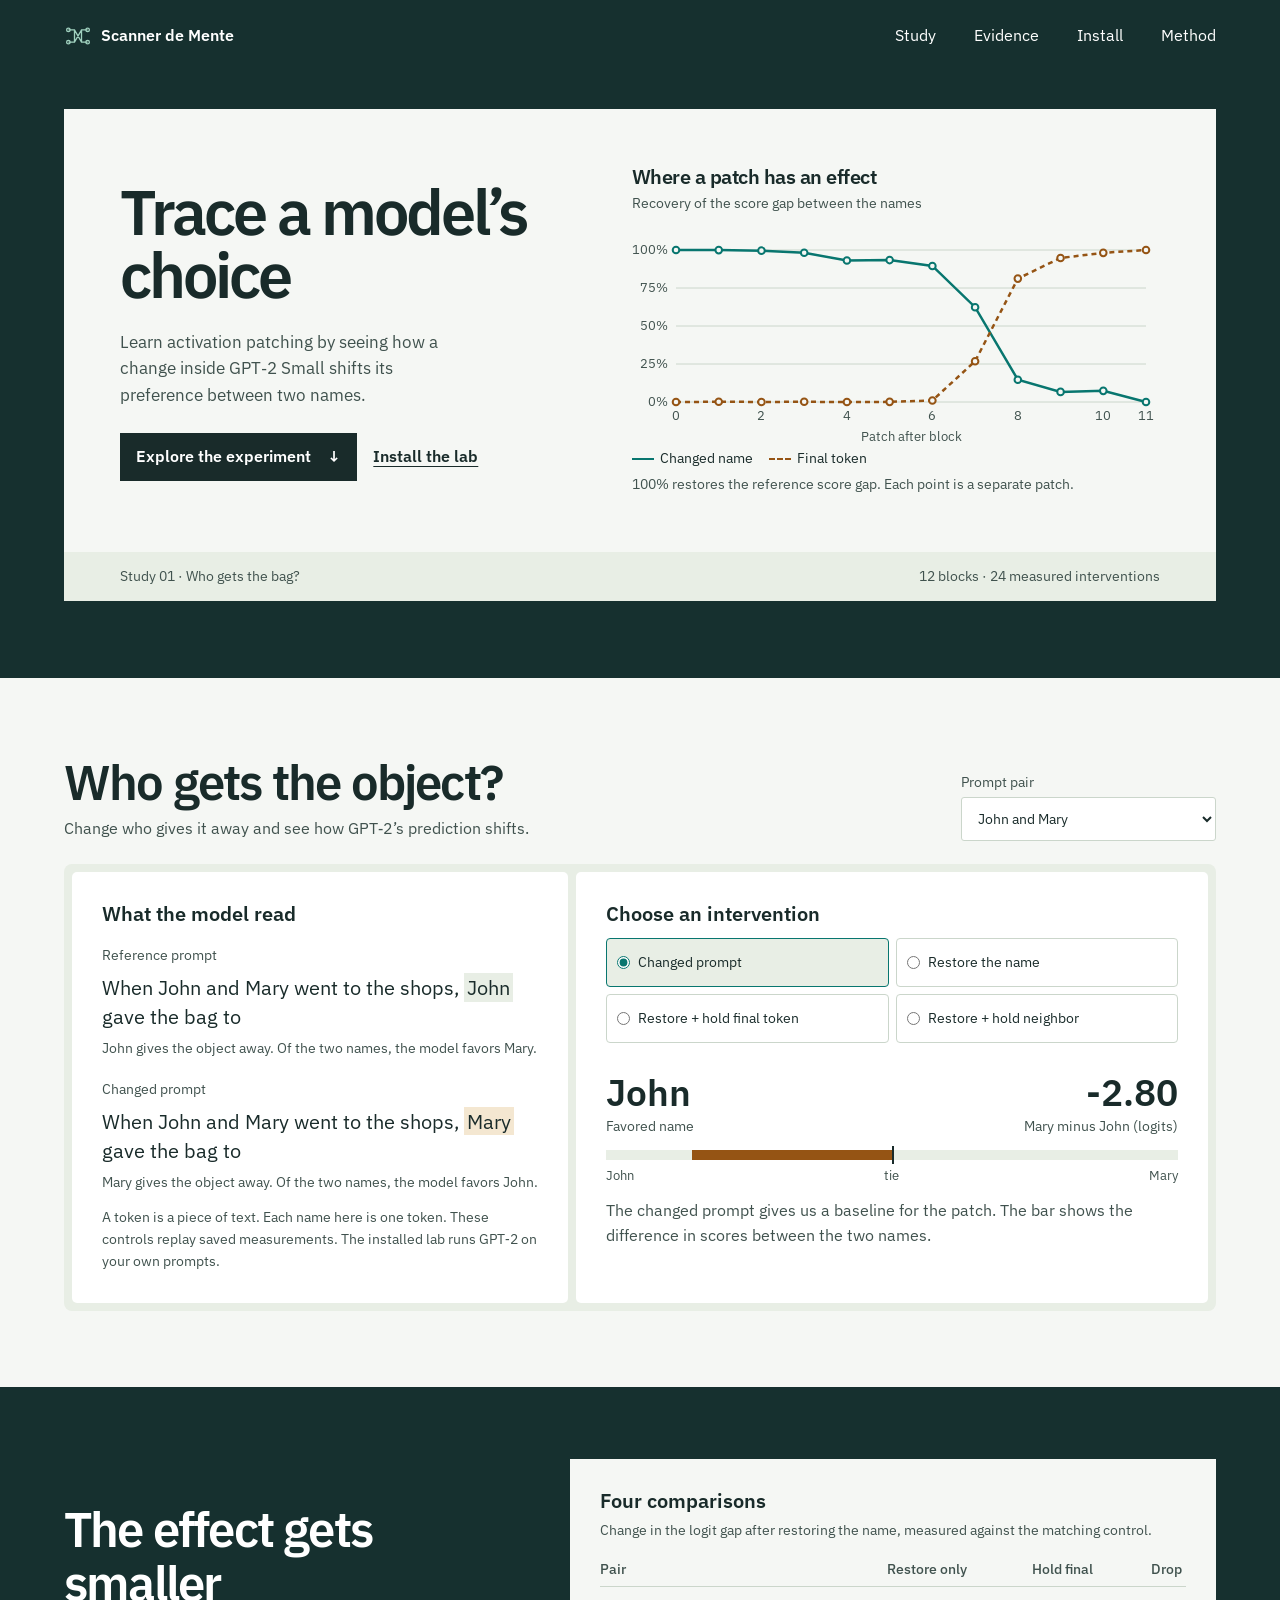
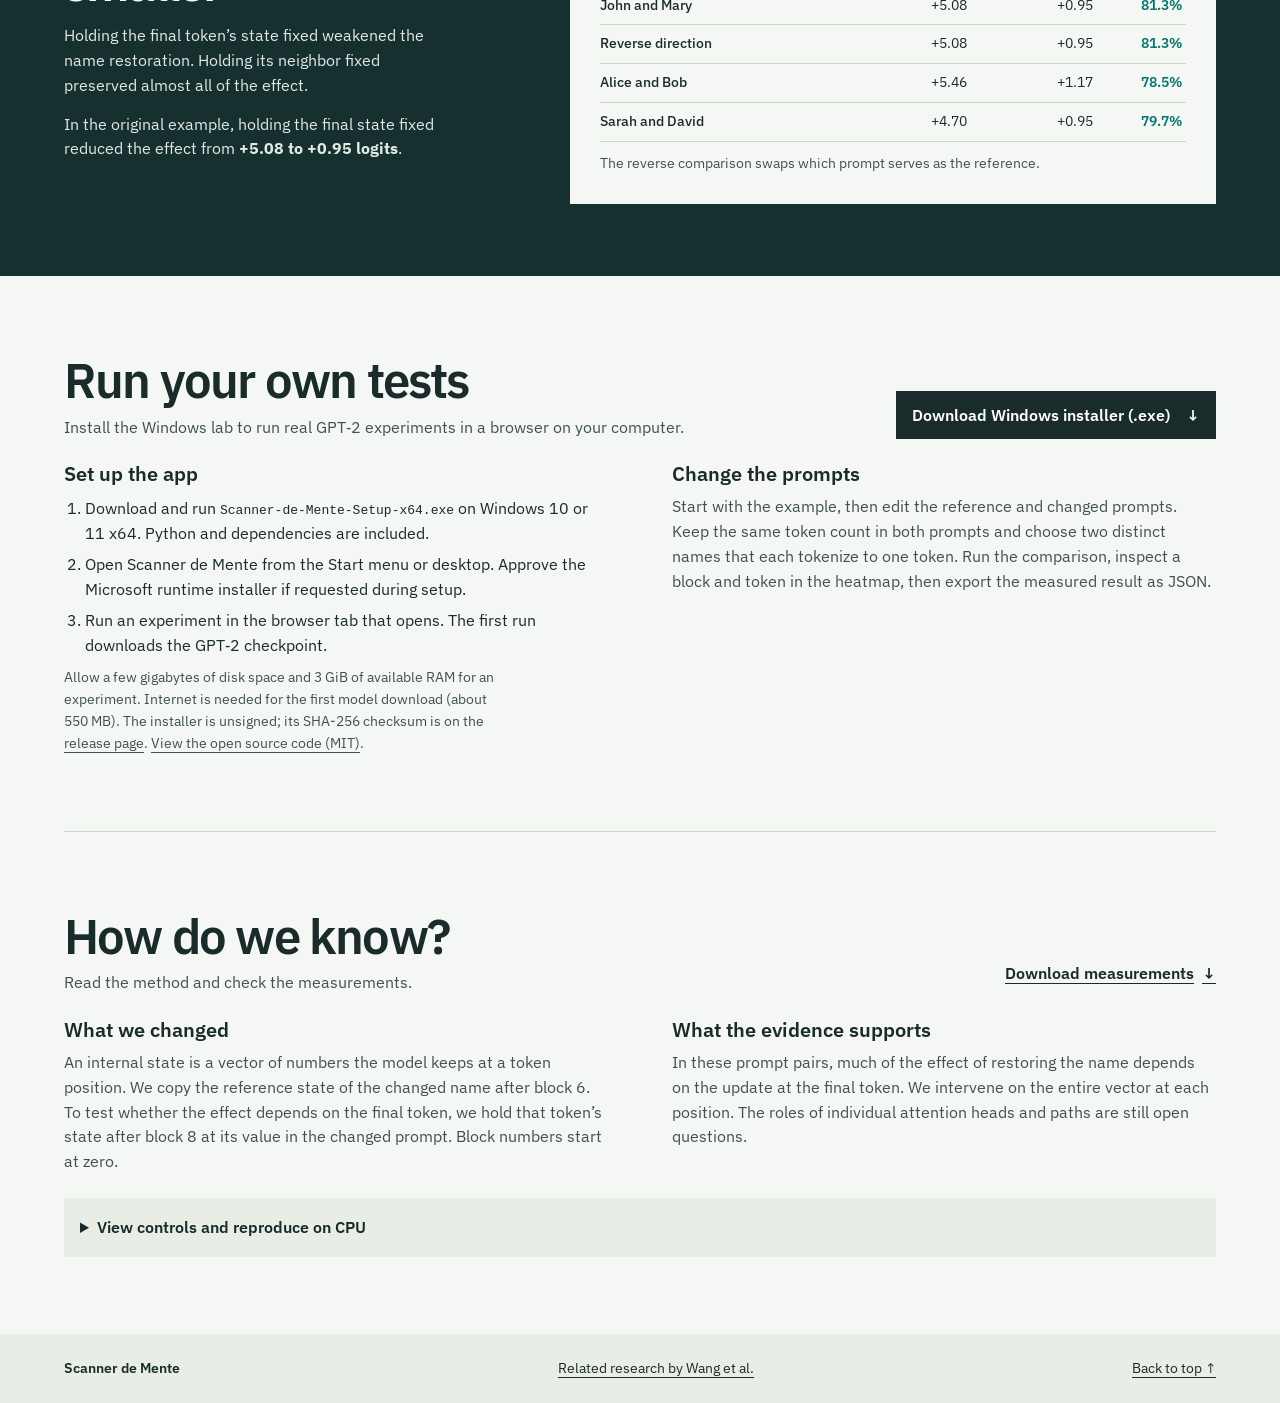
<file: site/index.html>
<!doctype html>
<html lang="en">
<head>
  <meta charset="utf-8">
  <meta name="viewport" content="width=device-width, initial-scale=1">
  <meta name="theme-color" content="#16302f">
  <meta name="description" content="Learn activation patching with a measured GPT-2 Small experiment. Install the local lab to run your own prompt pairs and export the results.">
  <title>Scanner de Mente | GPT-2 Activation Patching Lab</title>
  <link rel="icon" href="./favicon.svg" type="image/svg+xml">
  <link rel="stylesheet" href="./style.css">
  <script type="module" src="./app.js"></script>
</head>
<body id="inicio">
  <a class="skip" href="#experimento">Skip to the experiment</a>
  <header class="masthead">
    <div class="shell masthead-inner">
      <a href="#inicio" class="brand">
        <svg width="28" height="28" viewBox="0 0 32 32" fill="none" stroke="currentColor" stroke-width="1.5" aria-hidden="true"><path d="M5 9h7l8 14h7M5 23h7l8-14h7M12 9v14m8-14v14"/><circle cx="5" cy="9" r="2"/><circle cx="5" cy="23" r="2"/><circle cx="27" cy="9" r="2"/><circle cx="27" cy="23" r="2"/></svg>
        Scanner de Mente
      </a>
      <nav aria-label="Study sections"><a href="#experimento">Study</a><a href="#evidencias">Evidence</a><a href="#install">Install</a><a href="#metodo">Method</a></nav>
    </div>
  </header>
  <main>
    <section class="hero" aria-labelledby="titulo">
      <div class="shell hero-sheet">
        <div class="hero-copy">
          <h1 id="titulo">Trace a model’s<br>choice</h1>
          <p>Learn activation patching by seeing how a change inside GPT‑2 Small shifts its preference between two names.</p>
          <div class="hero-actions"><a class="action" href="#experimento">Explore the experiment <span aria-hidden="true">↓</span></a><a href="#install">Install the lab</a></div>
        </div>
        <figure class="hero-figure" data-ui aria-labelledby="titulo-grafico">
          <figcaption>
            <h2 id="titulo-grafico">Where a patch has an effect</h2>
            <p>Recovery of the score gap between the names</p>
          </figcaption>
          <div class="chart" id="chart">
            <svg id="scan-chart" role="img" aria-labelledby="scan-title scan-description"></svg>
          </div>
          <div class="legend" aria-hidden="true"><span><i></i> Changed name</span><span><i></i> Final token</span></div>
          <p class="figure-note">100% restores the reference score gap. Each point is a separate patch.</p>
        </figure>
        <div class="sheet-foot"><span>Study 01 · Who gets the bag?</span><span>12 blocks · 24 measured interventions</span></div>
      </div>
    </section>

    <section class="shell experiment" id="experimento" aria-labelledby="titulo-experimento">
      <div class="section-heading">
        <div><h2 id="titulo-experimento">Who gets the object?</h2><p>Change who gives it away and see how GPT‑2’s prediction shifts.</p></div>
        <label class="case-picker" for="case">Prompt pair<select id="case" disabled><option value="original">John and Mary</option><option value="reverse">John and Mary · reverse direction</option><option value="names">Alice and Bob</option><option value="template">Sarah and David · new wording</option></select></label>
      </div>
      <p class="notice" id="load-status" role="status" hidden>Loading study measurements…</p>
      <noscript><p>Enable JavaScript for the interactive comparison. You can still read the findings below or open the <a href="./ioi.json">measurement data</a>.</p></noscript>
      <div class="workbench" id="workbench" data-ui hidden>
        <div class="context-sheet">
          <h3>What the model read</h3>
          <div class="prompt"><span>Reference prompt</span><p id="clean-prompt"></p><small id="clean-gloss"></small></div>
          <div class="prompt"><span>Changed prompt</span><p id="corrupt-prompt"></p><small id="corrupt-gloss"></small></div>
          <p class="context-note">A token is a piece of text. Each name here is one token. These controls replay saved measurements. The installed lab runs GPT‑2 on your own prompts.</p>
        </div>
        <div class="result-sheet">
          <fieldset>
            <legend>Choose an intervention</legend>
            <div class="conditions">
              <label><input type="radio" name="condition" value="corrupt" checked><span>Changed prompt</span></label>
              <label><input type="radio" name="condition" value="restore"><span>Restore the name</span></label>
              <label><input type="radio" name="condition" value="restore_clamp_last"><span>Restore + hold final token</span></label>
              <label><input type="radio" name="condition" value="restore_clamp_adjacent"><span>Restore + hold neighbor</span></label>
            </div>
          </fieldset>
          <div class="result" aria-live="polite" aria-atomic="true">
            <div class="result-heading"><div><strong id="favored"></strong><span>Favored name</span></div><div><strong id="score"></strong><span id="score-label"></span></div></div>
            <div class="meter" aria-hidden="true"><i id="meter-fill"></i><b></b></div>
            <div class="meter-labels" aria-hidden="true"><span id="meter-left"></span><span>tie</span><span id="meter-right"></span></div>
            <p id="condition-note"></p>
            <p class="effect" id="effect"></p>
          </div>
        </div>
      </div>
    </section>

    <section class="evidence-field" id="evidencias" aria-labelledby="titulo-evidencias">
      <div class="shell evidence-layout">
        <div>
          <h2 id="titulo-evidencias">The effect gets smaller</h2>
          <p>Holding the final token’s state fixed weakened the name restoration. Holding its neighbor fixed preserved almost all of the effect.</p>
          <p>In the original example, holding the final state fixed reduced the effect from <strong>+5.08 to +0.95 logits</strong>.</p>
        </div>
        <div class="evidence-sheet">
          <h3>Four comparisons</h3>
          <p class="subtle">Change in the logit gap after restoring the name, measured against the matching control.</p>
          <table>
            <thead><tr><th scope="col">Pair</th><th scope="col">Restore only</th><th scope="col">Hold final</th><th scope="col">Drop</th></tr></thead>
            <tbody id="evidence-rows"></tbody>
          </table>
          <p class="subtle">The reverse comparison swaps which prompt serves as the reference.</p>
        </div>
      </div>
    </section>

    <section class="shell method" id="install" aria-labelledby="install-title">
      <div class="section-heading"><div><h2 id="install-title">Run your own tests</h2><p>Install the Windows lab to run real GPT‑2 experiments in a browser on your computer.</p></div><a class="action install-download" href="https://github.com/PatrickRodVerse/scanner-de-mente/releases/latest/download/Scanner-de-Mente-Setup-x64.exe">Download Windows installer (.exe) <span aria-hidden="true">↓</span></a></div>
      <div class="method-columns">
        <div><h3>Set up the app</h3><ol class="install-steps"><li>Download and run <code>Scanner-de-Mente-Setup-x64.exe</code> on Windows 10 or 11 x64. Python and dependencies are included.</li><li>Open Scanner de Mente from the Start menu or desktop. Approve the Microsoft runtime installer if requested during setup.</li><li>Run an experiment in the browser tab that opens. The first run downloads the GPT‑2 checkpoint.</li></ol><p class="subtle">Allow a few gigabytes of disk space and 3 GiB of available RAM for an experiment. Internet is needed for the first model download (about 550 MB). The installer is unsigned; its SHA-256 checksum is on the <a href="https://github.com/PatrickRodVerse/scanner-de-mente/releases/latest">release page</a>. <a href="https://github.com/PatrickRodVerse/scanner-de-mente">View the open source code (MIT)</a>.</p></div>
        <div><h3>Change the prompts</h3><p>Start with the example, then edit the reference and changed prompts. Keep the same token count in both prompts and choose two distinct names that each tokenize to one token. Run the comparison, inspect a block and token in the heatmap, then export the measured result as JSON.</p></div>
      </div>
    </section>

    <section class="shell method" id="metodo" aria-labelledby="titulo-metodo">
      <div class="section-heading"><div><h2 id="titulo-metodo">How do we know?</h2><p>Read the method and check the measurements.</p></div><a class="download" href="./ioi.json" download="scanner-de-mente-ioi.json">Download measurements <span aria-hidden="true">↓</span></a></div>
      <div class="method-columns">
        <div><h3>What we changed</h3><p>An internal state is a vector of numbers the model keeps at a token position. We copy the reference state of the changed name after block 6. To test whether the effect depends on the final token, we hold that token’s state after block 8 at its value in the changed prompt. Block numbers start at zero.</p></div>
        <div><h3>What the evidence supports</h3><p>In these prompt pairs, much of the effect of restoring the name depends on the update at the final token. We intervene on the entire vector at each position. The roles of individual attention heads and paths are still open questions.</p></div>
      </div>
      <details class="method-detail"><summary>View controls and reproduce on CPU</summary><p>A logit is a score before probabilities are calculated. The effect is the difference between a restoration and its matching control. Recovery scales that change against the gap between the two prompts. Copying the last state of the reference prompt at the final block recovered the full gap. Holding either position without restoring the name left its control score unchanged within numerical tolerance.</p><p>This page replays measurements from checkpoint <code id="revision">GPT‑2 Small</code>. From the extracted lab folder, use the installed Python environment to reproduce the study.</p><pre><code>.venv\Scripts\python.exe -m lab.ioi_case --output artifacts/reference-ioi.json</code></pre></details>
    </section>
  </main>
  <footer class="footer"><div class="shell footer-inner"><span>Scanner de Mente</span><a href="https://arxiv.org/abs/2211.00593">Related research by Wang et al.</a><a href="#inicio">Back to top ↑</a></div></footer>
</body>
</html>
</file>
<file: site/style.css>
@font-face {
  font-family: "IBM Plex Sans";
  src: url("./fonts/plex-sans-0.woff2") format("woff2");
  font-weight: 100 700;
  font-display: swap;
}

:root {
  --paper: #f5f7f4;
  --white: #ffffff;
  --ink: #192b2a;
  --muted: #40524e;
  --field: #16302f;
  --teal: #08766f;
  --amber: #955414;
  --rule: #cbd6cb;
  --tint: #e8eee5;
  --shell: min(1152px, 100% - 2 * clamp(16px, 4.5vw, 62px));
  font-family: "IBM Plex Sans", "Segoe UI", sans-serif;
  color: var(--ink);
  background: var(--paper);
  line-height: 1.55;
}

*, *::before, *::after { box-sizing: border-box; }
body, figure, h1, h2, h3, p { margin: 0; }
[hidden] { display: none !important; }
a { color: inherit; text-underline-offset: .25em; }
button, input, select { font: inherit; }
:focus-visible { outline: 3px solid var(--teal); outline-offset: 4px; }
section[id] { scroll-margin-top: 16px; }
.shell { width: var(--shell); margin-inline: auto; }
.skip { position: absolute; top: 8px; left: 8px; z-index: 5; transform: translateY(-150%); padding: 12px; background: var(--white); }
.skip:focus { transform: none; }
.masthead { background: var(--field); color: var(--white); }
.masthead-inner { display: flex; align-items: center; justify-content: space-between; gap: 16px; min-height: 71px; }
.brand { display: inline-flex; align-items: center; gap: 9px; font-weight: 600; text-decoration: none; }
.brand svg { color: #a0d1bf; flex: none; }
nav { display: flex; gap: clamp(15px, 3vw, 38px); }
nav a { text-decoration: none; padding-block: 7px; }
nav a:hover { text-decoration: underline; }
.masthead a:focus-visible { outline-color: var(--white); }

.hero { background: var(--field); padding: clamp(16px, 3vw, 38px) 0 clamp(36px, 6vw, 83px); }
.hero-sheet { display: grid; grid-template-columns: minmax(0, .93fr) minmax(0, 1.07fr); background: var(--paper); }
.hero-copy, .hero-figure { padding: clamp(26px, 4.4vw, 62px); }
.hero-copy { align-self: center; padding-right: 12px; }
h1 { font-size: clamp(43px, 4.9vw, 72px); font-weight: 600; line-height: 1.01; letter-spacing: -.048em; }
.hero-copy p { margin-top: 22px; max-width: 35ch; color: var(--muted); font-size: clamp(16px, 1.35vw, 20px); }
.action { display: inline-flex; align-items: center; gap: 16px; margin-top: 24px; background: var(--ink); color: var(--white); min-height: 48px; padding: 10px 16px; text-decoration: none; font-weight: 600; }
.action:hover { background: var(--teal); }
.hero-actions { display: flex; align-items: center; flex-wrap: wrap; gap: 10px 16px; margin-top: 24px; }
.hero-actions .action, .install-download { margin-top: 0; }
.hero-actions > a:not(.action) { font-weight: 600; padding-block: 8px; }
.hero-figure { align-self: center; padding-left: clamp(14px, 2.5vw, 36px); }
.hero-figure h2 { font-size: 20px; line-height: 1.2; letter-spacing: -.025em; }
.hero-figure figcaption p, .figure-note { color: var(--muted); font-size: 14px; margin-top: 4px; }
.chart { margin-block: 13px 5px; min-height: 215px; }
.chart svg { display: block; width: 100%; height: 215px; overflow: visible; font-size: 13px; }
.grid-line { stroke: var(--rule); stroke-width: 1; }
.plot-text { fill: var(--muted); }
.plot-point { fill: var(--paper); stroke-width: 2; }
.plot-series { fill: none; stroke-width: 2.5; }
.name-series { stroke: var(--teal); }
.last-series { stroke: var(--amber); }
.plot-series.last-series { stroke-dasharray: 5 4; }
.legend { display: flex; flex-wrap: wrap; gap: 6px 16px; font-size: 14px; }
.legend span { display: inline-flex; align-items: center; gap: 6px; }
.legend i { display: inline-block; width: 22px; border-top: 2px solid var(--teal); }
.legend span:nth-child(2) i { border-top: 2px dashed var(--amber); }
.sheet-foot { grid-column: 1 / -1; display: flex; justify-content: space-between; flex-wrap: wrap; gap: 6px 16px; padding: 14px clamp(26px, 4.4vw, 62px); background: var(--tint); font-size: 14px; color: var(--muted); }

.experiment, .method { padding-block: clamp(43px, 6vw, 78px); }
.section-heading { display: flex; align-items: end; justify-content: space-between; gap: 18px 30px; margin-bottom: 23px; }
h2 { font-weight: 600; font-size: clamp(31px, 3.8vw, 52px); line-height: 1.1; letter-spacing: -.037em; }
.section-heading p { margin-top: 8px; color: var(--muted); }
.case-picker { display: grid; gap: 4px; flex-shrink: 0; font-size: 14px; color: var(--muted); }
.case-picker select { min-height: 44px; padding: 8px 12px; color: var(--ink); background: var(--white); border: 1px solid var(--rule); border-radius: 3px; }
.workbench { display: grid; grid-template-columns: minmax(0, .88fr) minmax(0, 1.12fr); gap: 8px; background: var(--tint); padding: 8px; border-radius: 8px; }
.context-sheet, .result-sheet { min-width: 0; background: var(--white); border-radius: 5px; padding: clamp(18px, 3vw, 30px); }
h3, legend { font-size: 20px; font-weight: 600; line-height: 1.2; }
.prompt { padding-top: 16px; }
.prompt span, .prompt small, .context-note { font-size: 14px; color: var(--muted); }
.prompt p { margin-block: 6px 4px; font-size: 20px; line-height: 1.45; }
.prompt mark { background: var(--tint); color: var(--ink); padding: .04em .14em; }
.prompt:nth-of-type(2) mark { background: #f4e7d1; }
.context-note { margin-top: 14px; }
fieldset { border: 0; padding: 0; margin: 0; min-inline-size: 0; }
legend { margin-bottom: 12px; padding: 0; }
.conditions { display: grid; grid-template-columns: repeat(2, minmax(0, 1fr)); gap: 7px; }
.conditions label { display: flex; align-items: center; gap: 8px; min-height: 49px; padding: 8px 10px; border: 1px solid var(--rule); border-radius: 4px; font-size: 14px; cursor: pointer; }
.conditions label:has(:checked) { border-color: var(--teal); background: var(--tint); }
.conditions input { margin: 0; accent-color: var(--teal); flex: none; }
.result { margin-top: 26px; }
.result-heading { display: flex; justify-content: space-between; align-items: end; gap: 8px 14px; }
.result-heading div:last-child { text-align: right; }
.result-heading span { color: var(--muted); display: block; font-size: 14px; }
.result-heading strong { display: block; font-size: clamp(25px, 3vw, 37px); font-weight: 600; line-height: 1.25; font-variant-numeric: tabular-nums; }
.meter { margin-top: 13px; height: 10px; background: var(--tint); position: relative; }
.meter i { position: absolute; inset-block: 0; background: var(--teal); transition: width 180ms ease, left 180ms ease; }
.meter i.negative { background: var(--amber); }
.meter b { position: absolute; inset-block: -4px; left: 50%; border-left: 2px solid var(--ink); }
.meter-labels { display: flex; justify-content: space-between; font-size: 13px; color: var(--muted); margin-top: 6px; }
.result p { margin-top: 12px; max-width: 58ch; color: var(--muted); }
.result .effect { color: var(--ink); font-weight: 600; margin-top: 5px; }
.notice { color: var(--muted); margin-bottom: 16px; }

.evidence-field { background: var(--field); color: var(--white); padding-block: clamp(37px, 6vw, 72px); }
.evidence-layout { display: grid; grid-template-columns: minmax(0, .8fr) minmax(0, 1.2fr); gap: clamp(21px, 6vw, 76px); align-items: center; }
.evidence-layout > div:first-child p { color: #e0eae3; max-width: 37ch; margin-top: 14px; }
.evidence-sheet { background: var(--paper); color: var(--ink); padding: clamp(16px, 3vw, 30px); }
.subtle { margin-top: 7px; color: var(--muted); font-size: 14px; }
table { width: 100%; border-collapse: collapse; margin-block: 11px; font-variant-numeric: tabular-nums; }
th, td { text-align: right; padding: 8px 4px; border-bottom: 1px solid var(--rule); font-size: 14px; }
th:first-child { text-align: left; padding-left: 0; }
thead th { color: var(--muted); font-weight: 500; line-height: 1.2; }
tbody th { font-weight: 500; }
tbody td:last-child { color: var(--teal); font-weight: 600; }

.method-columns { display: grid; grid-template-columns: repeat(2, minmax(0, 1fr)); gap: 24px 64px; }
.method-columns p { color: var(--muted); margin-top: 8px; max-width: 56ch; }
.install-steps { padding-inline-start: 21px; margin-block: 10px; }
.install-steps li + li { margin-top: 6px; }
#install { border-bottom: 1px solid var(--rule); }
.download { font-weight: 600; min-height: 44px; display: inline-flex; align-items: center; gap: 8px; }
.method-detail { margin-top: 24px; background: var(--tint); padding: 12px 16px; }
.method-detail summary { cursor: pointer; font-weight: 600; padding-block: 5px; }
.method-detail p { color: var(--muted); margin-top: 12px; max-width: 58ch; }
.method-detail code { overflow-wrap: anywhere; }
.method-detail pre { white-space: pre-wrap; background: var(--white); padding: 12px; }
.footer { background: var(--tint); }
.footer-inner { display: flex; justify-content: space-between; align-items: center; flex-wrap: wrap; gap: 10px 22px; min-height: 70px; padding-block: 14px; font-size: 14px; }
.footer-inner span { font-weight: 600; }

@media (max-width: 840px) {
  .hero-sheet, .evidence-layout { grid-template-columns: 1fr; }
  .hero-copy, .hero-figure { padding: 26px; }
  .hero-figure { padding-top: 8px; }
  .hero-copy p { margin-top: 15px; }
  .chart { max-width: 600px; }
  .workbench { grid-template-columns: 1fr; }
}
@media (max-width: 540px) {
  .masthead-inner { flex-wrap: wrap; gap: 2px; padding-block: 10px 7px; }
  nav { gap: 18px; font-size: 14px; width: 100%; }
  .hero-copy, .hero-figure { padding: 21px; }
  .hero-figure { padding-top: 5px; }
  h1 { font-size: clamp(33px, 9vw, 49px); }
  .sheet-foot { padding: 12px 21px; }
  .section-heading { align-items: start; flex-direction: column; }
  .case-picker { width: 100%; }
  .prompt p { font-size: 16px; }
  .method-columns { grid-template-columns: 1fr; }
  th, td { font-size: 13px; }
}
@media (prefers-reduced-motion: reduce) {
  *, *::before, *::after { transition: none !important; }
}
</file>
